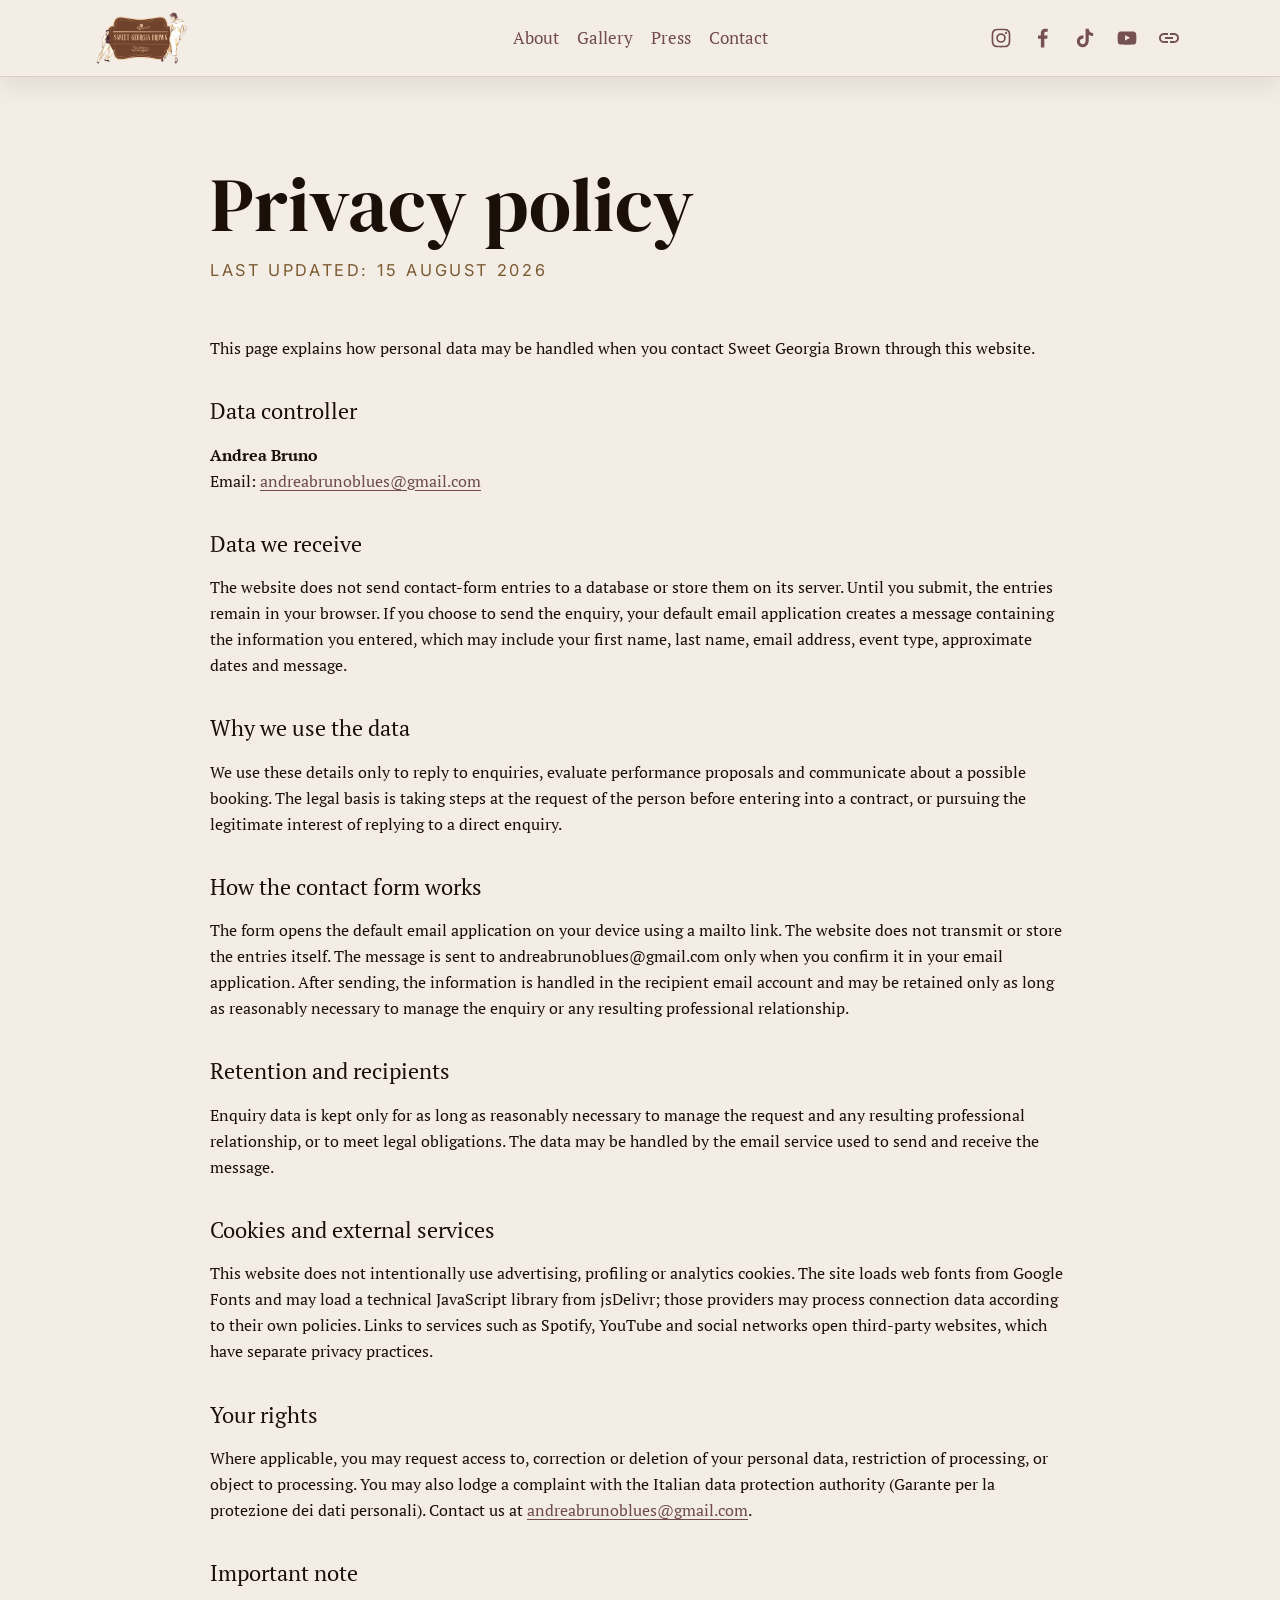
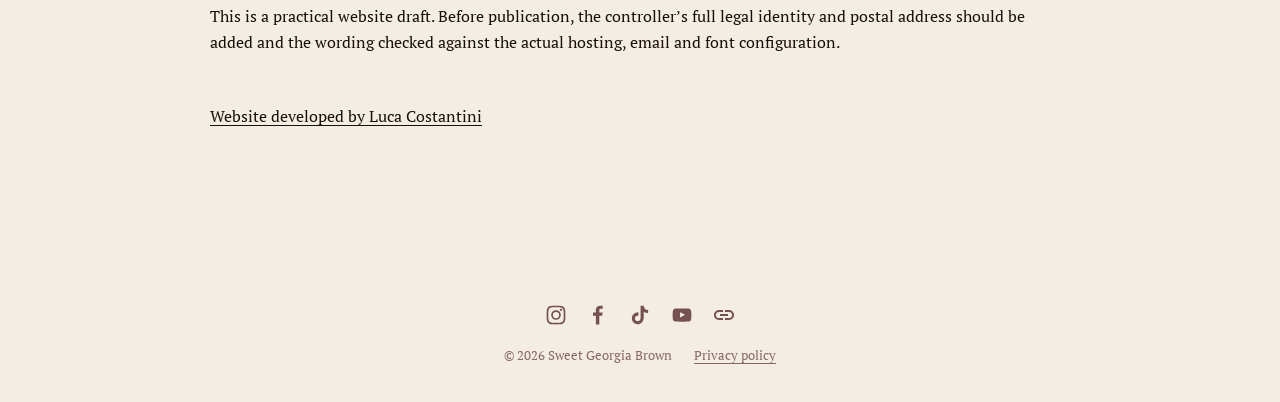
<file: privacy.html>
<!doctype html>
<html lang="en">
<head>
  <meta charset="utf-8">
  <meta name="viewport" content="width=device-width, initial-scale=1">
  <title>Privacy policy | Sweet Georgia Brown</title>
  <link rel="icon" type="image/png" href="assets/images/favicon.png">
  <meta name="description" content="Privacy policy for the Sweet Georgia Brown website.">
  <link rel="preconnect" href="https://fonts.googleapis.com">
  <link rel="preconnect" href="https://fonts.gstatic.com" crossorigin>
  <link href="https://fonts.googleapis.com/css2?family=DM+Serif+Display:ital@0;1&family=Inter:wght@200;300;400;500&family=PT+Serif:ital,wght@0,400;0,700;1,400&display=swap" rel="stylesheet">
  <link rel="stylesheet" href="styles.css?v=16">
</head>
<body class="privacy-page">
  <a class="skip-link" href="#page">Skip to Content</a>
  <svg class="icon-sprite" aria-hidden="true" focusable="false">
    <symbol id="icon-instagram" viewBox="0 0 64 64"><path d="M46.91 25.816c-.073-1.597-.326-2.687-.697-3.641-.383-.986-.896-1.823-1.73-2.657-.834-.834-1.67-1.347-2.657-1.73-.954-.371-2.045-.624-3.641-.697C36.585 17.017 36.074 17 32 17s-4.585.017-6.184.09c-1.597.073-2.687.326-3.641.697-.986.383-1.823.896-2.657 1.73-.834.834-1.347 1.67-1.73 2.657-.371.954-.624 2.045-.697 3.641C17.017 27.415 17 27.926 17 32s.017 4.585.09 6.184c.073 1.597.326 2.687.697 3.641.383.986.896 1.823 1.73 2.657.834.834 1.67 1.347 2.657 1.73.954.371 2.045.624 3.641.697C27.415 46.983 27.926 47 32 47s4.585-.017 6.184-.09c1.597-.073 2.687-.326 3.641-.697.986-.383 1.823-.896 2.657-1.73.834-.834 1.347-1.67 1.73-2.657.371-.954.624-2.045.697-3.641C46.983 36.585 47 36.074 47 32s-.017-4.585-.09-6.184zM44.21 38.061c-.067 1.462-.311 2.257-.516 2.785-.272.7-.597 1.2-1.122 1.725-.525.525-1.025.85-1.725 1.122-.529.205-1.323.45-2.785.516-1.581.072-2.056.087-6.061.087s-4.48-.015-6.061-.087c-1.462-.067-2.257-.311-2.785-.516-.7-.272-1.2-.597-1.725-1.122-.525-.525-.85-1.025-1.122-1.725-.205-.529-.45-1.323-.516-2.785-.072-1.582-.087-2.056-.087-6.061s.015-4.48.087-6.061c.067-1.462.311-2.257.516-2.785.272-.7.597-1.2 1.122-1.725.525-.525 1.025-.85 1.725-1.122.529-.205 1.323-.45 2.785-.516 1.582-.072 2.056-.087 6.061-.087s4.48.015 6.061.087c1.462.067 2.257.311 2.785.516.7.272 1.2.597 1.725 1.122.525.525.85 1.025 1.122 1.725.205.529.45 1.323.516 2.785.072 1.582.087 2.056.087 6.061s-.015 4.48-.087 6.061zM32 24.297A7.703 7.703 0 1 0 32 39.703 7.703 7.703 0 0 0 32 24.297zM32 37a5 5 0 1 1 0-10 5 5 0 0 1 0 10zM40.007 22.193a1.8 1.8 0 1 0 0 3.6 1.8 1.8 0 0 0 0-3.6z"/></symbol>
    <symbol id="icon-facebook" viewBox="0 0 64 64"><path d="M34.1 47V33.3h4.6l.7-5.3h-5.3v-3.4c0-1.5.4-2.6 2.6-2.6h2.8v-4.8c-.5-.1-2.2-.2-4.1-.2-4.1 0-6.9 2.5-6.9 7V28H24v5.3h4.6V47h5.5z"/></symbol>
    <symbol id="icon-tiktok" viewBox="0 0 64 64"><path d="M37.928 17c.502 4.255 2.897 6.794 7.072 7.066v4.779c-2.414.234-4.535-.543-6.996-2.024v8.921c0 11.405-12.525 14.994-17.581 6.803-3.237-5.238-1.259-14.44 9.127-14.815v5.051a12.3 12.3 0 0 0-2.414.581c-2.301.778-3.617 2.221-3.248 4.779.701 4.892 9.77 6.345 9.013-3.223V17h5.027z"/></symbol>
    <symbol id="icon-youtube" viewBox="0 0 64 64"><path d="M46.7 26s-.3-2.1-1.2-3c-1.1-1.2-2.4-1.2-3-1.3-4.2-.3-10.5-.3-10.5-.3s-6.3 0-10.5.3c-.6.1-1.9.1-3 1.3-.9.9-1.2 3-1.2 3S17 28.4 17 30.9v2.3c0 2.4.3 4.9.3 4.9s.3 2.1 1.2 3c1.1 1.2 2.6 1.2 3.3 1.3 2.4.2 10.2.3 10.2.3s6.3 0 10.5-.3c.6-.1 1.9-.1 3-1.3.9-.9 1.2-3 1.2-3s.3-2.4.3-4.9v-2.3c0-2.5-.3-4.9-.3-4.9zM28.9 35.9v-8.4l8.1 4.2-8.1 4.2z"/></symbol>
    <symbol id="icon-link" viewBox="0 0 64 64"><path d="M40.038 24c2.203 0 4.08.801 5.633 2.404C47.224 27.956 48 29.834 48 32.038c0 2.203-.776 4.106-2.329 5.709-1.552 1.552-3.43 2.328-5.633 2.328h-6.46v-3.08h6.46c1.352 0 2.504-.475 3.455-1.427 1.002-1.002 1.502-2.178 1.502-3.53 0-1.353-.5-2.504-1.502-3.456-.952-1.001-2.103-1.502-3.455-1.502h-6.46V24h6.46zm-14.423 9.615V30.46h12.77v3.155h-12.77zm-5.183-5.033c-.952.952-1.427 2.103-1.427 3.456 0 1.352.475 2.529 1.427 3.53 1.002.952 2.178 1.427 3.53 1.427h6.46v3.08h-6.46c-2.203 0-4.08-.776-5.633-2.329C16.776 36.145 16 34.241 16 32.038c0-2.204.776-4.082 2.329-5.634C19.88 24.8 21.759 24 23.962 24h6.46v3.08h-6.46c-1.352 0-2.529.5-3.53 1.502z"/></symbol>
  </svg>
  <header class="site-header" aria-label="Primary navigation">
    <a class="brand" href="./index.html#page" aria-label="Sweet Georgia Brown home">
      <picture>
        <source media="(max-width: 680px)" srcset="assets/images/logo-mobile.jpg">
        <img src="assets/images/logo-desktop.png" alt="Sweet Georgia Brown">
      </picture>
    </a>

    <button class="menu-toggle" type="button" aria-expanded="false" aria-controls="site-menu">
      <span>Menu</span>
    </button>

    <nav id="site-menu" class="site-nav">
      <a href="./about.html">About</a>
      <a href="./gallery.html">Gallery</a>
      <a href="./press.html">Press</a>
      <a href="./index.html#contact">Contact</a>
    </nav>

    <nav class="social-links header-social" aria-label="Social links">
      <a href="https://www.instagram.com/sweetgeorgiabrown_/?igshid=YmMyMTA2M2Y%3D" target="_blank" rel="noopener" aria-label="Instagram"><svg><use href="#icon-instagram"></use></svg></a>
      <a href="https://www.facebook.com/profile.php?id=100040275138318" target="_blank" rel="noopener" aria-label="Facebook"><svg><use href="#icon-facebook"></use></svg></a>
      <a href="https://www.tiktok.com/@sweetgeorgiabrown_3" target="_blank" rel="noopener" aria-label="TikTok"><svg><use href="#icon-tiktok"></use></svg></a>
      <a href="https://www.youtube.com/@sweetgeorgiabrown/featured" target="_blank" rel="noopener" aria-label="YouTube"><svg><use href="#icon-youtube"></use></svg></a>
      <a href="https://www.redbubble.com/shop/ap/137321867" target="_blank" rel="noopener" aria-label="Redbubble shop"><svg><use href="#icon-link"></use></svg></a>
    </nav>
  </header>
  <main id="page" class="privacy-main">
    <article class="privacy-inner">
      <h1>Privacy policy</h1>
      <p class="privacy-updated">Last updated: 15 August 2026</p>
      <p>This page explains how personal data may be handled when you contact Sweet Georgia Brown through this website.</p>
      <h2>Data controller</h2>
      <p><strong>Andrea Bruno</strong><br>Email: <a href="mailto:andreabrunoblues@gmail.com">andreabrunoblues@gmail.com</a></p>
      <h2>Data we receive</h2>
      <p>The website does not send contact-form entries to a database or store them on its server. Until you submit, the entries remain in your browser. If you choose to send the enquiry, your default email application creates a message containing the information you entered, which may include your first name, last name, email address, event type, approximate dates and message.</p>
      <h2>Why we use the data</h2>
      <p>We use these details only to reply to enquiries, evaluate performance proposals and communicate about a possible booking. The legal basis is taking steps at the request of the person before entering into a contract, or pursuing the legitimate interest of replying to a direct enquiry.</p>
      <h2>How the contact form works</h2>
      <p>The form opens the default email application on your device using a mailto link. The website does not transmit or store the entries itself. The message is sent to andreabrunoblues@gmail.com only when you confirm it in your email application. After sending, the information is handled in the recipient email account and may be retained only as long as reasonably necessary to manage the enquiry or any resulting professional relationship.</p>
      <h2>Retention and recipients</h2>
      <p>Enquiry data is kept only for as long as reasonably necessary to manage the request and any resulting professional relationship, or to meet legal obligations. The data may be handled by the email service used to send and receive the message.</p>
      <h2>Cookies and external services</h2>
      <p>This website does not intentionally use advertising, profiling or analytics cookies. The site loads web fonts from Google Fonts and may load a technical JavaScript library from jsDelivr; those providers may process connection data according to their own policies. Links to services such as Spotify, YouTube and social networks open third-party websites, which have separate privacy practices.</p>
      <h2>Your rights</h2>
      <p>Where applicable, you may request access to, correction or deletion of your personal data, restriction of processing, or object to processing. You may also lodge a complaint with the Italian data protection authority (Garante per la protezione dei dati personali). Contact us at <a href="mailto:andreabrunoblues@gmail.com">andreabrunoblues@gmail.com</a>.</p>
      <h2>Important note</h2>
      <p>This is a practical website draft. Before publication, the controller’s full legal identity and postal address should be added and the wording checked against the actual hosting, email and font configuration.</p>
      <p class="privacy-credit"><a href="mailto:lucacostantini80@gmail.com">Website developed by Luca Costantini</a></p>
    </article>
  </main>
  <footer class="site-footer">
    <div class="footer-inner">
      <p>Sweet Georgia Brown</p>
      <nav class="social-links footer-social" aria-label="Social links">
        <a href="https://www.instagram.com/sweetgeorgiabrown_/?igshid=YmMyMTA2M2Y%3D" target="_blank" rel="noopener" aria-label="Instagram"><svg><use href="#icon-instagram"></use></svg></a>
        <a href="https://www.facebook.com/profile.php?id=100040275138318" target="_blank" rel="noopener" aria-label="Facebook"><svg><use href="#icon-facebook"></use></svg></a>
        <a href="https://www.tiktok.com/@sweetgeorgiabrown_3" target="_blank" rel="noopener" aria-label="TikTok"><svg><use href="#icon-tiktok"></use></svg></a>
        <a href="https://www.youtube.com/@sweetgeorgiabrown/featured" target="_blank" rel="noopener" aria-label="YouTube"><svg><use href="#icon-youtube"></use></svg></a>
        <a href="https://www.redbubble.com/shop/ap/137321867" target="_blank" rel="noopener" aria-label="Redbubble shop"><svg><use href="#icon-link"></use></svg></a>
      </nav>
      <div class="footer-legal">
        <span>&copy; 2026 Sweet Georgia Brown</span>
        <a href="./privacy.html">Privacy policy</a>

      </div>    </div>
  </footer>
</body>
</html>
</file>
<file: styles.css>
:root {
  --white: #f3ede5;
  --paper: #fffaf3;
  --black: #714b4b;
  --ink: #1a1008;
  --muted: #7a5a30;
  --accent: #d9b783;
  --dark-accent: #9a5151;
  --light-accent: #e5dcce;
  --shadow: 0 26px 80px rgba(26, 16, 8, .18);
  --serif: "PT Serif", Georgia, serif;
  --display: "DM Serif Display", Georgia, serif;
  --sans: "Inter", Arial, sans-serif;
}

* { box-sizing: border-box; }
html { scroll-behavior: smooth; }

body {
  margin: 0;
  background: var(--white);
  color: var(--ink);
  font-family: var(--serif);
  font-size: 18px;
  line-height: 1.65;
}

img, video { max-width: 100%; display: block; }
a { color: inherit; }

.skip-link {
  position: fixed;
  left: 16px;
  top: -80px;
  z-index: 20;
  background: var(--ink);
  color: var(--white);
  padding: 10px 14px;
  text-decoration: none;
}

.skip-link:focus { top: 16px; }

.icon-sprite {
  position: absolute;
  width: 0;
  height: 0;
  overflow: hidden;
}

.site-header {
  position: fixed;
  inset: 0 0 auto 0;
  z-index: 10;
  display: grid;
  grid-template-columns: minmax(120px, 1fr) auto minmax(120px, 1fr);
  align-items: center;
  gap: clamp(16px, 2.2vw, 28px);
  padding: 12px clamp(28px, 7vw, 120px);
  background: var(--white);
  border-bottom: 1px solid rgba(113, 75, 75, .18);
  box-shadow: 0 10px 26px rgba(26, 16, 8, .08);
}

.brand {
  display: inline-flex;
  align-items: center;
  width: min(108px, 18vw);
}

.brand img {
  max-height: 50px;
  width: auto;
  object-fit: contain;
}

.site-nav {
  display: flex;
  align-items: center;
  justify-content: center;
  gap: 18px;
  font-family: var(--serif);
  font-size: 17px;
  font-weight: 400;
  letter-spacing: 0;
  text-transform: none;
  color: var(--black);
}

.site-nav a,
.site-footer a { text-decoration: none; }

.site-nav a:hover,
.site-footer a:hover { color: var(--ink); }

.social-links {
  display: flex;
  align-items: center;
  gap: 0;
  color: var(--black);
}

.social-links a {
  display: inline-grid;
  place-items: center;
  width: 42px;
  height: 42px;
  color: inherit;
  opacity: .96;
  text-decoration: none;
  transition: color .18s ease, opacity .18s ease, transform .18s ease;
}

.social-links a:hover {
  color: var(--ink);
  opacity: 1;
  transform: translateY(-1px);
}

.social-links svg {
  width: 40px;
  height: 40px;
  fill: currentColor;
}

.header-social { justify-self: end; }

.menu-toggle {
  display: none;
  border: 1px solid rgba(113, 75, 75, .36);
  background: transparent;
  color: var(--black);
  font-family: var(--sans);
  font-size: 12px;
  letter-spacing: .16em;
  text-transform: uppercase;
  padding: 10px 12px;
}

.section-inner {
  position: relative;
  z-index: 1;
  width: min(1180px, calc(100% - 40px));
  margin: 0 auto;
}

.section-inner.narrow {
  width: min(850px, calc(100% - 40px));
  text-align: center;
}

.section-white, .section-white-bold { background: var(--white); }
.section-bright { background: var(--light-accent); }

.section-dark {
  position: relative;
  overflow: hidden;
  background: #27120f;
  color: var(--white);
}

.hero {
  position: relative;
  min-height: 100svh;
  display: grid;
  place-items: center;
  overflow: hidden;
  padding: 140px 20px 80px;
}

.hero-media {
  position: absolute;
  inset: 0;
  background:
    linear-gradient(90deg, rgba(0, 0, 0, .16), rgba(0, 0, 0, .10) 42%, rgba(0, 0, 0, .34)),
    url("assets/images/hero-sweet-georgia-brown.jpg") center / cover;
  filter: saturate(.82) contrast(1.04);
}

.hero-content {
  position: absolute;
  z-index: 2;
  right: clamp(34px, 10.4vw, 190px);
  top: clamp(285px, 48vh, 470px);
  width: min(650px, calc(100% - 68px));
  margin: 0;
  text-align: center;
  color: rgba(255, 250, 243, .96);
}

h1, h2 {
  margin: 0;
  font-family: var(--serif);
  font-weight: 400;
  line-height: .95;
  color: inherit;
}

h1 { font-size: clamp(3.2rem, 6.8vw, 7.4rem); letter-spacing: 0; }
h2 { font-size: clamp(3rem, 7.6vw, 7.6rem); margin-bottom: 28px; }

.hero h1 {
  font-size: clamp(2.35rem, 3.65vw, 4.35rem);
  line-height: 1.04;
  font-weight: 400;
  transform: translateY(26px);
}

h3 {
  margin: 0;
  font-family: var(--sans);
  font-size: .78rem;
  font-weight: 400;
  letter-spacing: .18em;
  line-height: 1.35;
  text-transform: uppercase;
}

.hero p:not(.release-note) {
  margin: 10px 0 0;
  font-family: var(--serif);
  font-size: clamp(1.1rem, 1.65vw, 1.62rem);
  color: rgba(255, 250, 243, .94);
  transform: translateY(26px);
}

.release-note {
  position: static;
  display: block;
  z-index: 2;
  margin: 8px auto 0;
  font-family: var(--serif);
  font-size: clamp(1rem, 1.22vw, 1.25rem);
  font-weight: 500;
  letter-spacing: 0;
  line-height: 1.2;
  text-transform: none;
  color: rgba(255, 250, 243, .96);
  text-decoration: underline;
}

.button {
  display: inline-flex;
  align-items: center;
  justify-content: center;
  min-width: 148px;
  min-height: 46px;
  padding: 13px 24px;
  border: 1px solid currentColor;
  font-family: var(--sans);
  font-size: 12px;
  font-weight: 400;
  letter-spacing: .18em;
  text-transform: uppercase;
  text-decoration: none;
  transition: background .2s ease, color .2s ease, transform .2s ease;
}

.button:hover { transform: translateY(-2px); }
.button-primary { background: rgba(26, 16, 8, .88); color: var(--white); }
.button-secondary { color: var(--ink); }

.hero .button-primary {
  position: static;
  margin: clamp(150px, 19vh, 218px) auto 0;
  min-width: clamp(215px, 15vw, 292px);
  min-height: 58px;
  border: 0;
  border-radius: 999px;
  background: rgba(126, 79, 79, .96);
  color: #fffaf3;
  font-family: var(--sans);
  font-size: 18px;
  font-weight: 500;
  letter-spacing: 0;
  text-transform: none;
  box-shadow: none;
}

.about {
  position: relative;
  overflow: hidden;
  padding: clamp(86px, 12vw, 150px) 0 clamp(62px, 7vw, 96px);
  background:
    radial-gradient(circle at 42% 32%, rgba(255, 232, 184, .72), rgba(217, 183, 131, .62) 44%, rgba(217, 183, 131, .94) 100%),
    var(--accent);
}

.about-copy {
  width: min(1540px, calc(100% - 80px));
  text-align: center;
}

.about-copy p {
  margin: 0 auto;
  font-size: clamp(1.26rem, 1.52vw, 1.62rem);
  line-height: 1.45;
  color: rgba(113, 75, 75, .92);
}

.about-copy p + p {
  margin-top: clamp(48px, 5.2vw, 72px);
}

.about-copy a {
  color: inherit;
  text-underline-offset: 3px;
}

.section-copy, .collaborations p, .listen p, .closing p {
  color: rgba(26, 16, 8, .76);
}

.quote {
  position: relative;
  z-index: 3;
  min-height: 100svh;
  display: grid;
  place-items: center;
  overflow: hidden;
  text-align: center;
  padding: 0;
}

.quote-bg {
  position: absolute;
  inset: 0;
  overflow: hidden;
  background: var(--white);
  filter: grayscale(.18) saturate(.72);
}

/* Keep the whole portrait visible as the browser grows; soften the side fill. */
.quote-bg::before,
.quote-bg::after {
  content: "";
  position: absolute;
  pointer-events: none;
}

.quote-bg::before {
  inset: -32px;
  background: url("assets/images/quote-background.jpg") center / cover;
  filter: blur(32px);
  opacity: .16;
}

.quote-bg::after {
  top: 0;
  left: 50%;
  height: 100%;
  aspect-ratio: 750 / 493;
  transform: translateX(-50%);
  background:
    linear-gradient(rgba(243, 237, 229, .58), rgba(243, 237, 229, .82)),
    url("assets/images/quote-background.jpg") center / cover;
  mask-image: linear-gradient(90deg, transparent, #000 8%, #000 92%, transparent);
}

blockquote {
  margin: 0 auto 28px;
  width: min(1120px, 100%);
  font-family: var(--display);
  font-size: clamp(1.65rem, 4.7vw, 4.35rem);

  transform: none;
  font-style: italic;
  line-height: 1.04;
}

.quote a {
  font-family: var(--sans);
  font-size: 12px;
  font-weight: 300;
  letter-spacing: .28em;
  color: var(--muted);
  text-decoration: none;
  text-transform: uppercase;
  border-bottom: 1px solid rgba(120, 90, 48, .45);
  padding-bottom: 5px;

  transform: none;
}

.quote .section-inner { z-index: 3; transform: translateY(10%); }

.quote-notes-canvas {
  position: absolute;
  top: 0;
  left: 0;
  z-index: 8;
  width: 100%;
  height: 100%;
  pointer-events: none;
}

.wave-divider {
  position: absolute;
  left: 0;
  right: 0;
  width: auto;
  z-index: 5;
  pointer-events: none;
  background-repeat: no-repeat;
  background-size: 100% 100%;
}

.wave-top { top: -1px; }
.wave-bottom { bottom: -2px; }

.wave-quote-top {
  height: clamp(120px, 13vw, 205px);
  background-image: url("data:image/svg+xml,%3Csvg width='1440' height='205' viewBox='0 0 1440 205' preserveAspectRatio='none' xmlns='http://www.w3.org/2000/svg'%3E%3Cpath d='M0 0H1440V104C1268 73 1118 60 951 77C751 97 607 142 401 155C244 165 109 139 0 118V0Z' fill='%23d9b783'/%3E%3Cpath d='M0 118C109 139 244 165 401 155C607 142 751 97 951 77C1118 60 1268 73 1440 104' fill='none' stroke='%23714b4b' stroke-width='2.1'/%3E%3C/svg%3E");
}

.wave-quote-bottom {
  height: clamp(88px, 10vw, 150px);
  background-image: url("data:image/svg+xml,%3Csvg width='1440' height='150' viewBox='0 0 1440 150' preserveAspectRatio='none' xmlns='http://www.w3.org/2000/svg'%3E%3Cpath d='M0 98C170 116 300 126 470 120C690 104 860 50 1058 38C1220 36 1340 56 1440 78V150H0V98Z' fill='%2327120f'/%3E%3Cpath d='M0 98C170 116 300 126 470 120C690 104 860 50 1058 38C1220 36 1340 56 1440 78' fill='none' stroke='%23714b4b' stroke-width='2'/%3E%3C/svg%3E");
}

.wave-listen-bottom {
  height: clamp(88px, 10vw, 150px);
  background-image: url("data:image/svg+xml,%3Csvg width='1440' height='150' viewBox='0 0 1440 150' preserveAspectRatio='none' xmlns='http://www.w3.org/2000/svg'%3E%3Cpath d='M0 52C170 80 300 88 454 78C705 62 916 -2 1176 12C1282 18 1370 36 1440 48V150H0V52Z' fill='%23f3ede5'/%3E%3Cpath d='M0 52C170 80 300 88 454 78C705 62 916 -2 1176 12C1282 18 1370 36 1440 48' fill='none' stroke='%23d9b783' stroke-width='2.2'/%3E%3C/svg%3E");
}

.services {
  min-height: clamp(680px, 88svh, 900px);
  display: grid;
  align-items: start;
  padding: clamp(72px, 7vw, 106px) 0 clamp(92px, 10vw, 136px);
}

.section-video, .listen-video {
  position: absolute;
  inset: 0;
  width: 100%;
  height: 100%;
  object-fit: cover;
  opacity: .24;
}

.services .section-video {
  opacity: 1;
  filter: saturate(.95) contrast(1.06);
}

.services::after, .listen::after {
  content: "";
  position: absolute;
  inset: 0;
  background: linear-gradient(90deg, rgba(20, 7, 6, .82), rgba(20, 7, 6, .56));
  pointer-events: none;
  z-index: 1;
}

.services::after {
  background:
    linear-gradient(180deg, #27120f 0, #27120f clamp(62px, 7vw, 112px), rgba(39, 18, 15, .74) clamp(112px, 12vw, 190px), rgba(39, 18, 15, 0) clamp(210px, 22vw, 330px)),
    radial-gradient(circle at 54% 38%, rgba(20, 7, 6, .10), rgba(20, 7, 6, .44) 50%, rgba(20, 7, 6, .68) 100%),
    linear-gradient(90deg, rgba(75, 30, 8, .62), rgba(22, 9, 6, .18) 46%, rgba(31, 11, 6, .62));
}

.services .section-inner {
  z-index: 2;
  width: min(1320px, calc(100% - 48px));
}

.services h2, .services .section-copy {
  margin-left: auto;
  margin-right: auto;
  text-align: center;
}

.services h2 {
  width: min(760px, 100%);
  margin-bottom: 24px;
  font-size: clamp(2.7rem, 4.2vw, 4.35rem);
  line-height: .98;
  text-decoration: underline;
  text-decoration-thickness: 2px;
  text-underline-offset: 9px;
  text-decoration-color: rgba(217, 183, 131, .9);

}

.services .section-copy {
  width: min(1420px, 100%);
  color: rgba(255, 250, 243, .92);
  margin-bottom: 0;
  font-size: clamp(1rem, 1.18vw, 1.2rem);
  font-weight: 700;
  line-height: 1.45;
  text-shadow: 0 2px 18px rgba(26, 16, 8, .72);
}

.service-grid {
  position: relative;
  isolation: isolate;
  display: grid;
  grid-template-columns: repeat(3, minmax(0, 1fr));
  gap: clamp(74px, 10vw, 150px) clamp(78px, 11vw, 168px);
  margin-top: clamp(42px, 7vw, 82px);
  padding: 18px 10px;
  background: transparent;
  border: 0;
}

.service-grid::before {
  content: "";
  position: absolute;
  inset: 0;
  z-index: -1;
  background: repeating-linear-gradient(
    0deg,
    transparent 0 31px,
    rgba(255, 250, 243, .13) 32px,
    transparent 33px 64px
  );
  opacity: .42;
  mask-image: linear-gradient(90deg, transparent, #000 12%, #000 88%, transparent);
  pointer-events: none;
}

.service-grid article {
  position: relative;
  min-height: 170px;
  display: grid;
  justify-items: center;
  align-content: center;
  gap: clamp(16px, 2vw, 26px);
  padding: 0;
  border: 0;
  border-radius: 0;
  background: transparent;
  box-shadow: none;
  backdrop-filter: none;
  text-align: center;
  text-shadow: 0 3px 16px rgba(26, 16, 8, .8);
  transition: transform .24s ease;
  padding: 0;
  border: 0;
  border-radius: 0;
  background: transparent;
  box-shadow: none;
  backdrop-filter: none;
}

.service-grid article::before,
.service-grid article::after {
  content: "";
  position: absolute;
  background: rgba(217, 183, 131, .55);
  pointer-events: none;
}

.service-grid article::before {
  top: -9px;
  left: 50%;
  width: 1px;
  height: 18px;
  transform: translateX(-50%);
}

.service-grid article::after {
  right: 14px;
  bottom: 12px;
  width: 22px;
  height: 1px;
}

.service-grid article:hover,
.service-grid article:focus-within {
  transform: translateY(-3px);
}

.service-grid span {
  font-family: var(--serif);
  font-size: clamp(2.35rem, 3.2vw, 4rem);
  font-weight: 400;
  line-height: 1;
  color: #fffaf3;
}

.service-grid h3 {
  font-family: var(--serif);
  font-size: clamp(1.15rem, 1.7vw, 1.9rem);
  font-weight: 500;
  letter-spacing: 0;
  line-height: 1.1;
  color: #fffaf3;
}

.service-grid a {
  font-family: var(--serif);
  font-size: clamp(1.1rem, 1.45vw, 1.55rem);
  letter-spacing: 0;
  text-transform: none;
  text-decoration: none;
  color: rgba(255, 250, 243, .94);
  border-bottom: 1px solid rgba(255, 250, 243, .68);
  line-height: 1.1;
}

.collaborations {
  position: relative;
  overflow: hidden;
  padding: clamp(42px, 5.4vw, 72px) 0 clamp(34px, 4vw, 58px);
  background: #17100f;
  color: var(--white);
}

.collab-bg {
  position: absolute;
  inset: 0;
  background:
    linear-gradient(180deg, rgba(12, 8, 8, .72), rgba(24, 12, 10, .56) 42%, rgba(12, 8, 8, .82)),

    url("assets/images/collaborations-background.jpg") center / cover,
    linear-gradient(105deg, transparent 0 14%, rgba(217, 183, 131, .11) 22%, transparent 34% 100%),
    linear-gradient(74deg, transparent 0 48%, rgba(120, 160, 190, .12) 58%, transparent 72% 100%),
    radial-gradient(ellipse at 50% 18%, rgba(217, 183, 131, .24), transparent 52%),
    #17100f;
}

.collab-bg::after {
  content: "";
  position: absolute;
  inset: 0;
  background-image:
    linear-gradient(rgba(255, 250, 243, .035) 1px, transparent 1px),
    linear-gradient(90deg, rgba(255, 250, 243, .025) 1px, transparent 1px);
  background-size: 42px 42px;
  opacity: .22;
  mask-image: linear-gradient(180deg, transparent, #000 20%, #000 78%, transparent);
}

.collaborations-inner {
  display: grid;
  gap: clamp(118px, 12vw, 178px);
}

.collaborations-intro {
  width: min(1060px, 100%);
  margin: 0 auto;
  text-align: center;
}

.collaborations h2 {
  margin-bottom: 22px;
  font-size: clamp(2.9rem, 5.2vw, 5.8rem);
  line-height: .96;
  text-decoration: underline;
  text-decoration-thickness: 2px;
  text-underline-offset: 9px;
  text-decoration-color: rgba(217, 183, 131, .9);
}

.collaborations p {
  margin: 0 auto;
  color: rgba(255, 250, 243, .9);
  font-size: clamp(.92rem, 1.02vw, 1.08rem);
  font-weight: 700;
  line-height: 1.42;
  text-shadow: 0 2px 18px rgba(0, 0, 0, .56);
}

.name-cloud {
  display: flex;
  flex-wrap: wrap;
  justify-content: center;
  gap: 10px;
}

.name-cloud span {
  display: inline-flex;
  align-items: center;
  min-height: 40px;
  padding: 9px 14px;
  border: 1px solid rgba(217, 183, 131, .35);
  background: rgba(255, 250, 243, .09);
  backdrop-filter: blur(7px);
  font-family: var(--sans);
  font-size: 11px;
  font-weight: 400;
  letter-spacing: .1em;
  text-transform: uppercase;
  color: rgba(255, 250, 243, .92);
}

.listen {
  position: relative;
  overflow: hidden;
  padding: clamp(92px, 11vw, 150px) 0 clamp(150px, 15vw, 220px);
  background: #22001f;
  color: var(--white);
}

.listen::after {
  background:
    radial-gradient(circle at 31% 55%, rgba(231, 56, 225, .38), transparent 18%),
    radial-gradient(ellipse at 24% 28%, rgba(132, 28, 132, .42), transparent 48%),
    linear-gradient(90deg, rgba(18, 0, 16, .84), rgba(36, 0, 34, .72) 45%, rgba(18, 0, 16, .86));
}

.listen-video {
    z-index: 0; opacity: .42;
  filter: saturate(1.1) contrast(1.08) hue-rotate(22deg);
}

.listen-layout {
  z-index: 2;
  display: grid;
  grid-template-columns: minmax(320px, .86fr) minmax(420px, .92fr);
  gap: clamp(72px, 10vw, 150px);
  align-items: center;
}

.listen-copy {
  display: grid;
  justify-items: start;
  align-content: center;
  gap: clamp(28px, 4vw, 48px);
}

.listen-portrait {
  width: clamp(165px, 18vw, 255px);
  aspect-ratio: 1;
  margin: 0 0 clamp(82px, 10vw, 128px) clamp(34px, 6vw, 78px);
  overflow: hidden;
  border-radius: 50%;
  box-shadow: 0 20px 60px rgba(0, 0, 0, .34);
  cursor: zoom-in;
}

.listen-portrait img {
  width: 100%;
  height: 100%;
  object-fit: cover;
  transform: scale(1);
  transition: transform .42s cubic-bezier(.2, .75, .25, 1), filter .42s ease;
  will-change: transform;
}

.listen-portrait:hover img,
.listen-portrait:focus-visible img,
.listen-portrait.is-zoomed img {
  transform: scale(1.12);
  filter: saturate(1.08) contrast(1.03);
}

.listen-portrait.is-zoomed {
  cursor: zoom-out;
}

.listen-cta {
  position: relative;
  z-index: 0;
  isolation: isolate;
  display: inline-flex;
  align-items: center;
  justify-content: center;
  width: min(380px, 100%);
  min-height: 78px;
  margin-left: 0;
  overflow: hidden;
  border: 2px solid rgba(217, 183, 131, .96);
  border-radius: 999px;
  color: rgba(217, 183, 131, .98);
  font-family: var(--sans);
  font-size: clamp(1.35rem, 1.7vw, 1.65rem);
  font-weight: 400;
  letter-spacing: 0;
  text-decoration: none;
  transition: color .24s ease, transform .18s ease, border-color .24s ease;
}

.listen-cta::before {
  content: "";
  position: absolute;
  inset: 5px;
  z-index: -1;
  border-radius: inherit;
  background: var(--accent);
  transform: scaleX(0);
  transform-origin: left center;
  transition: transform .28s ease;
}

.listen-cta:hover,
.listen-cta:focus-visible,
.listen-cta:active {
  color: var(--black);
  border-color: var(--accent);
  transform: translateY(-1px);
}

.listen-cta:hover::before,
.listen-cta:focus-visible::before,
.listen-cta:active::before {
  transform: scaleX(1);
}

.listen-copy p {
  width: min(590px, 100%);
  margin: 0;
  color: rgba(255, 250, 243, .92);
  font-size: clamp(1rem, 1.12vw, 1.2rem);
  font-weight: 700;
  line-height: 1.42;
  text-shadow: 0 2px 16px rgba(0, 0, 0, .48);
}

.players {
  display: grid;
  gap: clamp(26px, 3vw, 36px);
  margin: 0;
}

.players video {
  width: min(510px, 100%);
  min-height: clamp(172px, 18vw, 286px);
  background: rgba(26, 16, 8, .54);
  border: 0;
  box-shadow: 0 22px 66px rgba(0, 0, 0, .34);
  object-fit: cover;
  transform: scale(1);
  transition: transform .42s cubic-bezier(.2, .75, .25, 1), filter .42s ease;
  will-change: transform;
}

.closing { padding: clamp(84px, 11vw, 140px) 0; }
.closing h2 { font-size: clamp(2.3rem, 6vw, 5.8rem); }

.site-footer {
  background: var(--white);
  color: var(--black);
  padding: 38px clamp(20px, 4vw, 54px);
}

.footer-inner {
  display: flex;
  justify-content: center;
  gap: 24px;
  align-items: center;
  font-family: var(--sans);
  font-size: 11px;
  letter-spacing: .18em;
  text-transform: uppercase;
}

.footer-inner p { display: none; margin: 0; }
.site-footer .social-links { gap: 0; color: var(--black); }
.site-footer .social-links a { width: 42px; height: 42px; }
.site-footer .social-links svg { width: 40px; height: 40px; }
.site-footer a:hover { color: var(--ink); }

@media (max-width: 900px) {
  .site-header {
    grid-template-columns: auto auto;
    padding: 12px 16px;
    background: var(--white);
  }

  .menu-toggle {
    display: inline-flex;
    justify-self: end;
  }

  .site-nav {
    position: absolute;
    top: calc(100% + 1px);
    right: 18px;
    left: 18px;
    display: none;
    padding: 20px;
    background: var(--white);
    border: 1px solid rgba(113, 75, 75, .18);
    box-shadow: var(--shadow);
    color: var(--black);
  }

  .site-nav.is-open { display: grid; }
  .header-social { display: none; }
  .hero { min-height: 92svh; }

  .hero-content {
    position: absolute;
    right: 50%;
    top: 47%;
    transform: translateX(50%);
    width: min(620px, calc(100% - 40px));
    margin: 0;
    text-align: center;
  }

  .hero .button-primary {
    position: static;
    margin-top: clamp(140px, 20vh, 190px);
    transform: none;
  }

  .hero .button-primary:hover {
    transform: translateY(-2px);
  }

  .release-note {
    position: static;
    margin-top: 8px;
    text-align: center;
  }

  .service-grid { grid-template-columns: repeat(2, minmax(0, 1fr)); }
  .split, .listen-layout { grid-template-columns: 1fr; }

  .listen-layout {
    gap: 48px;
  }

  .listen-copy {
    justify-items: center;
    text-align: left;
  }

  .listen-portrait {
    margin: 0 auto 34px;
  }

.listen-cta {
    width: min(380px, 100%);
  }

  .players video {
    width: 100%;
  }
}

@media (max-width: 620px) {
  body { font-size: 16px; }
  .brand img { max-height: 52px; }
  .hero { padding-top: 118px; place-items: end center; }
  .hero-media { background-position: 42% center; }
  .hero h1 { font-size: clamp(2rem, 11vw, 3.2rem); }
  .hero .button-primary { min-width: min(270px, 78vw); }
  .service-grid { grid-template-columns: 1fr; }
  .service-grid article { min-height: 170px; }
  .footer-inner { display: grid; }
  padding: 0;
  border: 0;
  border-radius: 0;
  background: transparent;
  box-shadow: none;
  backdrop-filter: none;
}

body.about-page {
  background: #000;
  color: #fffaf3;
}

body.about-page .site-header {
  z-index: 40;
  background: var(--white);
  border-bottom: 1px solid rgba(113, 75, 75, .18);
  box-shadow: 0 10px 26px rgba(26, 16, 8, .08);
  color: var(--black);
}

body.about-page .site-nav,
body.about-page .social-links,
body.about-page .menu-toggle {
  color: var(--black);
}

body.about-page .site-nav a[aria-current="page"] {
  text-decoration: underline;
  text-underline-offset: 4px;
}

.about-hero {
  position: relative;
  min-height: 100svh;
  overflow: hidden;
  display: grid;
  align-items: center;
  padding: clamp(70px, 8vw, 98px) clamp(22px, 7vw, 120px) clamp(74px, 8vw, 110px);
  background: #000;
}

.about-bg-video,
.about-bg-fallback {
  position: absolute;
  inset: 0;
  width: 100%;
  height: 100%;
}

.about-bg-video {
  object-fit: cover;
  transform: scale(1);
  transition: transform .42s cubic-bezier(.2, .75, .25, 1), filter .42s ease;
  will-change: transform;
  opacity: .86;
  filter: contrast(1.12) saturate(.86) brightness(.74);
}

.about-bg-fallback {
  background:
    radial-gradient(ellipse at 72% 12%, rgba(255, 250, 243, .32), transparent 18%),
    radial-gradient(ellipse at 44% 64%, rgba(255, 250, 243, .12), transparent 36%),
    linear-gradient(90deg, rgba(0, 0, 0, .82), rgba(0, 0, 0, .24) 52%, rgba(0, 0, 0, .74));
  pointer-events: none;
}

.about-biography {
  position: relative;
  z-index: 2;
  width: min(1120px, calc(100% - 360px));
  margin: clamp(28px, 4vw, 54px) auto 0 clamp(56px, 7vw, 118px);
  text-align: right;
  color: rgba(255, 250, 243, .96);
  text-shadow: 0 2px 10px rgba(0, 0, 0, .78);
}

.about-biography p {
  margin: 0 auto;
  font-size: clamp(.86rem, .94vw, 1.08rem);
  font-weight: 700;
  line-height: 1.34;
}

.about-biography p + p {
  margin-top: clamp(34px, 4.1vw, 58px);
}
.about-biography a {
  color: inherit;
  text-decoration: underline;
  text-underline-offset: 3px;
}

.about-home-sign {
  position: absolute;
  z-index: 3;
  right: clamp(52px, 7vw, 118px);
  bottom: clamp(82px, 7vw, 112px);
  display: block;
  width: clamp(160px, 11vw, 210px);
  transform: rotate(1.5deg);
  transition: transform .22s ease, filter .22s ease;
}

.about-home-sign:hover,
.about-home-sign:focus-visible,
.about-home-sign:active {
  transform: rotate(1.5deg) scale(1.13);
  filter: drop-shadow(0 18px 28px rgba(0, 0, 0, .52));
}

.about-home-sign img {
  width: 100%;
  height: auto;
}

@media (max-width: 900px) {
  body.about-page .site-header {
    background: var(--white);
  }

  body.about-page .site-nav {
    background: var(--white);
    color: var(--black);
  }

  .about-hero {
    align-items: start;
    padding-top: 130px;
  }

  .about-biography {
    width: min(720px, calc(100% - 36px));
    margin: 70px auto 0;
  }

  .about-home-sign {
    right: 50%;
    bottom: 88px;
    width: clamp(96px, 26vw, 138px);
    transform: translateX(50%) rotate(1.5deg);
  }

  .about-home-sign:hover,
  .about-home-sign:focus-visible,
  .about-home-sign:active {
    transform: translateX(50%) rotate(1.5deg) scale(1.12);
  }
}
/* Press page */
body.press-page { background: #000; color: var(--white); }
body.press-page .site-header { z-index: 40; background: var(--white); border-bottom: 1px solid rgba(113, 75, 75, .18); box-shadow: 0 10px 26px rgba(26, 16, 8, .08); color: var(--black); }
body.press-page .site-nav, body.press-page .social-links, body.press-page .menu-toggle { color: var(--black); }
body.press-page .site-nav a[aria-current="page"] { text-decoration: underline; text-underline-offset: 4px; }
.press-hero { position: relative; min-height: calc(100svh - 86px); overflow: hidden; display: grid; place-items: center; isolation: isolate; background: #080506; }
.press-bg-video, .press-bg-fallback { position: absolute; inset: 0; width: 100%; height: 100%; }
.press-bg-video { z-index: -2; object-fit: cover; opacity: .84; filter: contrast(1.08) saturate(.78) brightness(.62); }
.press-bg-fallback { z-index: -1; background: linear-gradient(90deg, rgba(10, 4, 4, .76), rgba(10, 4, 4, .18) 52%, rgba(10, 4, 4, .66)); }
.press-content { width: min(680px, calc(100% - 40px)); margin-top: 5vh; text-align: center; color: var(--white); text-shadow: 0 2px 12px rgba(0, 0, 0, .7); }
.press-kicker { margin: 0 0 8px; color: var(--accent); font-family: var(--sans); font-size: 12px; letter-spacing: .3em; text-transform: uppercase; }
.press-content h1 { margin: 0; font-family: var(--display); font-size: clamp(2.4rem, 6vw, 5.4rem); font-weight: 400; }
.press-intro { max-width: 600px; margin: 20px auto 28px; font-size: clamp(1rem, 1.5vw, 1.28rem); line-height: 1.55; }
.press-contact { display: inline-block; color: var(--white); border-bottom: 1px solid var(--accent); padding-bottom: 5px; text-decoration: none; }
@media (max-width: 680px) { .press-hero { min-height: calc(100svh - 72px); } .press-content h1 { font-size: clamp(2.4rem, 13vw, 4rem); } }

/* Press article grid */
.press-hero {
  min-height: calc(100svh - 86px);
  display: block;
  padding: clamp(34px, 4vw, 58px) clamp(24px, 3.2vw, 48px) clamp(48px, 5vw, 72px);
}
.press-grid {
  position: relative;
  z-index: 2;
  display: grid;
  grid-template-columns: repeat(3, minmax(0, 1fr));
  grid-template-rows: repeat(2, minmax(0, 1fr));
  gap: clamp(72px, 9vw, 142px) clamp(48px, 5vw, 86px);
  min-height: calc(100svh - 190px);
  align-content: space-between;
}
.press-item {
  color: rgba(255, 250, 243, .94);
  text-shadow: 0 2px 9px rgba(0, 0, 0, .6);
}
.press-item h2 {
  margin: 0 0 26px;
  font-family: var(--display);
  font-size: clamp(1.65rem, 2.55vw, 3.1rem);
  font-weight: 400;
  line-height: 1.04;
}
.press-item p {
  margin: 0 0 24px;
  font-size: clamp(.9rem, 1.08vw, 1.18rem);
  font-weight: 700;
  line-height: 1.45;
}
.press-item .press-source {
  margin-bottom: 24px;
  font-size: clamp(.78rem, .92vw, 1rem);
}
.press-item a {
  color: inherit;
  font-size: clamp(.82rem, .98vw, 1.05rem);
  text-decoration: none;
}
.press-item a:hover,
.press-item a:focus-visible {
  color: var(--accent);
}
@media (max-width: 900px) {
  .press-hero {
    min-height: auto;
    padding: 34px 24px 58px;
  }
  .press-grid {
    grid-template-columns: 1fr 1fr;
    grid-template-rows: none;
    gap: 56px 30px;
    min-height: auto;
  }
}
@media (max-width: 620px) {
  .press-grid { grid-template-columns: 1fr; gap: 44px; }
  .press-item h2 { font-size: 2rem; }
}

/* Press layout refinement */
body.press-page .site-nav a[aria-current="page"] { text-decoration: underline; text-underline-offset: 4px; }
.press-hero {
  min-height: calc(100svh - 86px);
  display: block;
  padding: clamp(76px, 8vw, 104px) clamp(24px, 3.2vw, 48px) clamp(48px, 5vw, 72px);
}
.press-grid {
  position: relative;
  z-index: 2;
  display: grid;
  grid-template-columns: repeat(3, minmax(0, 1fr));
  grid-template-rows: repeat(2, minmax(0, 1fr));
  gap: clamp(70px, 8vw, 118px) clamp(42px, 4.8vw, 78px);
  min-height: calc(100svh - 190px);
  align-content: space-between;
}
.press-item {
  min-width: 0;
  color: rgba(255, 250, 243, .94);
  text-shadow: 0 2px 9px rgba(0, 0, 0, .55);
}
.press-item h2 {
  margin: 0 0 24px;
  font-family: var(--serif);
  font-size: clamp(1.35rem, 2.05vw, 2.45rem);
  font-weight: 400;
  line-height: 1.08;
}
.press-item p {
  margin: 0 0 20px;
  font-family: var(--serif);
  font-size: clamp(.78rem, .94vw, 1rem);
  font-weight: 400;
  line-height: 1.42;
}
.press-item .press-source {
  margin-bottom: 22px;
  font-size: clamp(.72rem, .82vw, .9rem);
  font-weight: 700;
}
.press-item a {
  color: inherit;
  font-family: var(--serif);
  font-size: clamp(.72rem, .86vw, .94rem);
  text-decoration: none;
}
.press-item a:hover,
.press-item a:focus-visible { color: var(--accent); }
@media (max-width: 900px) {
  .press-hero { min-height: auto; padding: 86px 24px 58px; }
  .press-grid { grid-template-columns: 1fr 1fr; grid-template-rows: none; gap: 56px 30px; min-height: auto; }
}
@media (max-width: 620px) {
  .press-grid { grid-template-columns: 1fr; gap: 44px; }
  .press-item h2 { font-size: 1.85rem; }
}

/* About reference alignment */
.about-biography p {
  font-size: clamp(.92rem, 1.04vw, 1.16rem);
  line-height: 1.34;
}
.about-home-sign {
  right: clamp(42px, 7vw, 118px);
  bottom: clamp(78px, 7vw, 112px);
  width: clamp(218px, 15vw, 292px);
}
@media (max-width: 900px) {
  .about-biography p { font-size: clamp(.9rem, 2.15vw, 1.05rem); }
  .about-home-sign {
    right: 50%;
    bottom: 88px;
    width: clamp(128px, 34vw, 190px);
  }
}

/* Contact enquiry dialog */
.contact-dialog {
  width: min(720px, calc(100% - 32px));
  max-width: none;
  padding: 0;
  border: 0;
  background: transparent;
  color: var(--black);
}
.contact-dialog::backdrop { background: rgba(26, 16, 8, .62); backdrop-filter: blur(4px); }
.contact-panel {
  position: relative;
  padding: clamp(28px, 5vw, 54px);
  background: var(--white);
  border: 1px solid rgba(113, 75, 75, .34);
  box-shadow: 0 24px 80px rgba(26, 16, 8, .3);
}
.contact-close {
  position: absolute;
  top: 18px;
  right: 22px;
  width: 32px;
  height: 32px;
  border: 0;
  background: transparent;
  color: var(--black);
  font-size: 28px;
  line-height: 1;
  cursor: pointer;
}
.contact-eyebrow {
  margin: 0 0 8px;
  color: var(--dark-accent);
  font-family: var(--sans);
  font-size: 11px;
  letter-spacing: .2em;
  text-transform: uppercase;
}
.contact-panel h2 {
  margin: 0 0 28px;
  color: var(--ink);
  font-family: var(--display);
  font-size: clamp(2rem, 4.5vw, 3.8rem);
  font-weight: 400;
  line-height: 1.05;
}
.contact-form {
  display: grid;
  gap: 18px;
}
.contact-form label,
.date-range legend {
  display: grid;
  gap: 7px;
  color: var(--ink);
  font-family: var(--serif);
  font-size: 15px;
}
.contact-form input,
.contact-form select,
.contact-form textarea {
  width: 100%;
  box-sizing: border-box;
  padding: 12px 13px;
  border: 1px solid rgba(113, 75, 75, .52);
  border-radius: 3px;
  background: rgba(229, 220, 206, .52);
  color: var(--black);
  font: inherit;
}
.contact-form input:focus,
.contact-form select:focus,
.contact-form textarea:focus {
  outline: 2px solid rgba(217, 183, 131, .8);
  outline-offset: 2px;
}
.contact-name-row,
.contact-details-row,
.date-range {
  display: grid;
  grid-template-columns: 1fr 1fr;
  gap: 14px;
}
.date-range {
  margin: 0;
  padding: 0;
  border: 0;
}
.date-range legend { grid-column: 1 / -1; }
.contact-form textarea { resize: vertical; min-height: 118px; }
.contact-form .button-primary {
  justify-self: stretch;
  border: 0;
  background: var(--dark-accent);
  color: var(--white);
  cursor: pointer;
}
.contact-form .button-primary:hover { background: var(--black); }
@media (max-width: 620px) {
  .contact-name-row,
  .contact-details-row,
  .date-range { grid-template-columns: 1fr; }
  .contact-panel { padding: 30px 20px 24px; }
}

/* Quote reference alignment */
.quote .section-inner {
  width: 100%;
  transform: translateY(9%);
}
.quote blockquote {
  width: min(920px, calc(100% - 30px));
  font-size: clamp(1.55rem, 4.45vw, 4.1rem);
  line-height: 1.06;
}
@media (max-width: 680px) {
  .quote .section-inner { transform: translateY(6%); }
  .quote blockquote {
    width: min(100% - 28px, 560px);
    font-size: clamp(1.65rem, 8vw, 2.6rem);
  }
}

/* Quote single-line reference match */
.quote .section-inner {
  width: 100%;
  transform: translateY(9%);
}
.quote blockquote {
  width: calc(100% - 28px);
  max-width: none;
  margin: 0 auto 28px;
  white-space: nowrap;
  font-size: clamp(1.55rem, 3.75vw, 3.7rem);
  line-height: 1;
  letter-spacing: 0;
}
.quote a {
  display: table;
  margin: 0 auto;
}
@media (max-width: 680px) {
  .quote .section-inner { transform: translateY(6%); }
  .quote blockquote {
    width: calc(100% - 18px);
    font-size: clamp(1.1rem, 5.7vw, 2.3rem);
  }
}

/* Quote final position */
.quote .section-inner {
  transform: translate(-2.5%, 18%);
}
@media (max-width: 680px) {
  .quote .section-inner { transform: translate(-1%, 12%); }
}

/* Quote chin alignment */
.quote .section-inner {
  transform: translate(-2.5%, 31%);
}
@media (max-width: 680px) {
  .quote .section-inner { transform: translate(-1%, 22%); }
}

/* Quote mouth clearance */
.quote .section-inner {
  transform: translate(-2.5%, 46%);
}
@media (max-width: 680px) {
  .quote .section-inner { transform: translate(-1%, 34%); }
}

/* Quote final mouth clearance */
.quote .section-inner {
  transform: translate(-2.5%, 52%);
}
@media (max-width: 680px) {
  .quote .section-inner { transform: translate(-1%, 39%); }
}

/* Collaborations light editorial background */
.collaborations {
  background: var(--white);
  color: var(--black);
}
.collab-bg {
  background-color: var(--white);
  background-image:
    linear-gradient(116deg, transparent 0 47%, rgba(113, 75, 75, .045) 47.1%, transparent 47.25%),
    linear-gradient(64deg, transparent 0 58%, rgba(217, 183, 131, .12) 58.1%, transparent 58.25%),
    repeating-linear-gradient(0deg, transparent 0 46px, rgba(113, 75, 75, .045) 47px, transparent 48px);
  background-size: 100% 100%, 100% 100%, 100% 100%;
}
.collab-bg::after {
  background-image:
    linear-gradient(rgba(113, 75, 75, .055) 1px, transparent 1px),
    linear-gradient(90deg, rgba(113, 75, 75, .035) 1px, transparent 1px);
  background-size: 52px 52px;
  opacity: .45;
  mask-image: linear-gradient(180deg, transparent, #000 18%, #000 82%, transparent);
}
.collaborations h2 {
  color: var(--black);
  text-shadow: none;
  text-decoration-color: var(--accent);
}
.collaborations p {
  color: rgba(113, 75, 75, .94);
  text-shadow: none;
}
.name-cloud span {
  border-color: rgba(113, 75, 75, .28);
  background: rgba(255, 250, 243, .38);
  color: var(--black);
  box-shadow: 0 8px 24px rgba(113, 75, 75, .06);
}

/* Compact contact form */
.contact-dialog { max-height: calc(100vh - 24px); overflow: visible; }
.contact-panel { padding: 24px 34px 26px; }
.contact-eyebrow { margin-bottom: 4px; font-size: 10px; }
.contact-panel h2 { margin-bottom: 16px; font-size: clamp(1.7rem, 3.6vw, 2.8rem); }
.contact-form { gap: 11px; }
.contact-form label, .date-range legend { gap: 4px; font-size: 13px; }
.contact-form input, .contact-form select, .contact-form textarea { padding: 8px 10px; }
.contact-name-row, .contact-details-row, .date-range { gap: 10px; }
.contact-form textarea { min-height: 72px; height: 72px; }
.contact-form .button-primary { min-height: 40px; padding: 9px 20px; }
@media (max-width: 620px) {
  .contact-panel { padding: 24px 18px 20px; }
  .contact-form { gap: 10px; }
}

/* Reduce quote band to bring Services into view */
.quote { min-height: 80svh; }
@media (max-width: 680px) {
  .quote { min-height: 78svh; }
}

/* Keep a non-playing background frame hidden until the real video starts. */
.listen-video {
  opacity: 0;
  transition: opacity .35s ease;
}
.listen.is-video-playing .listen-video {
  opacity: .42;
}
/* Quote proportions matched to the supplied reference. */
.quote {
  min-height: 68svh;
}
.wave-quote-top {
  height: 120px;
}
.wave-quote-bottom {
  height: 88px;
}
.quote .section-inner {
  transform: translate(-2.5%, 60%);
}
@media (max-width: 680px) {
  .quote {
    min-height: 70svh;
  }
  .quote .section-inner {
    transform: translate(-1%, 44%);
  }
}
@media (min-width: 681px) {
  .quote blockquote {
    font-size: min(3.75vw, 2.5rem);
  }
}
@media (max-width: 680px) {
  .quote blockquote {
    width: min(560px, calc(100% - 32px));
    white-space: normal;
    line-height: 1.08;
  }
}
/* Gallery page */
body.gallery-page {
  background: linear-gradient(rgba(243, 237, 229, .9), rgba(243, 237, 229, .9)), repeating-linear-gradient(115deg, rgba(113, 75, 75, .045) 0 1px, transparent 1px 22px);
  color: var(--ink);
}
.gallery-main { min-height: 100vh; padding: clamp(112px, 12vw, 160px) clamp(20px, 4vw, 64px) clamp(88px, 10vw, 140px); position: relative; overflow: hidden; }
.gallery-main::before { content: ""; position: absolute; inset: 0; pointer-events: none; opacity: .65; background: radial-gradient(circle at 12% 8%, rgba(217, 183, 131, .17), transparent 26%), radial-gradient(circle at 86% 84%, rgba(154, 81, 81, .08), transparent 30%); }
.gallery-heading, .gallery-grid { position: relative; z-index: 1; max-width: 1480px; margin-inline: auto; }
.gallery-heading { margin-bottom: clamp(32px, 5vw, 72px); text-align: center; }
.gallery-heading h1 { margin: 0; color: var(--ink); font-size: clamp(3rem, 6vw, 6.25rem); font-weight: 400; line-height: .95; }
.gallery-heading h1::after { content: ""; display: block; width: 84px; height: 2px; margin: 14px auto 0; background: var(--accent); }
.gallery-kicker { margin: 0 0 12px; color: var(--muted); font-family: Inter, Arial, sans-serif; font-size: .7rem; letter-spacing: .24em; text-transform: uppercase; }
.gallery-intro { max-width: 560px; margin: 22px auto 0; color: var(--black); font-size: 1.05rem; line-height: 1.55; }
.gallery-grid { display: grid; grid-template-columns: repeat(3, minmax(0, 1fr)); gap: clamp(14px, 2vw, 30px); }
.gallery-item { position: relative; display: block; width: 100%; aspect-ratio: 1.15 / 1; padding: 0; overflow: hidden; border: 1px solid rgba(113, 75, 75, .24); border-radius: 2px; background: #e5d5c1; cursor: zoom-in; box-shadow: 0 12px 28px rgba(26, 16, 8, .09); }
.gallery-item::after { content: ""; position: absolute; inset: 0; background: linear-gradient(135deg, transparent 45%, rgba(255, 250, 243, .2)); opacity: 0; transition: opacity .25s ease; pointer-events: none; }
.gallery-item img { display: block; width: 100%; height: 100%; object-fit: cover; transition: transform .55s cubic-bezier(.2, .75, .25, 1), filter .35s ease; }
.gallery-item:hover img, .gallery-item:focus-visible img { transform: scale(1.045); filter: saturate(1.05) contrast(1.02); }
.gallery-item:hover::after, .gallery-item:focus-visible::after { opacity: 1; }
.gallery-item:focus-visible { outline: 2px solid var(--dark-accent); outline-offset: 4px; }
.gallery-dialog { width: min(94vw, 1240px); max-width: none; padding: 0; border: 0; background: transparent; color: var(--white); }
.gallery-dialog::backdrop { background: rgba(20, 12, 10, .82); backdrop-filter: blur(6px); }
.gallery-viewer { position: relative; display: grid; grid-template-columns: 48px minmax(0, 1fr) 48px; align-items: center; gap: clamp(8px, 2vw, 24px); min-height: min(82vh, 820px); padding: clamp(18px, 3vw, 38px); border: 1px solid rgba(229, 220, 206, .28); background: rgba(26, 16, 8, .92); }
.gallery-viewer figure { display: grid; place-items: center; gap: 14px; min-width: 0; margin: 0; }
.gallery-viewer img { display: block; width: auto; max-width: 100%; height: min(72vh, 720px); object-fit: contain; }
.gallery-viewer figcaption { color: rgba(243, 237, 229, .72); font-family: Inter, Arial, sans-serif; font-size: .7rem; letter-spacing: .18em; text-transform: uppercase; }
.gallery-close, .gallery-arrow { display: grid; place-items: center; border: 1px solid rgba(229, 220, 206, .45); color: var(--white); background: rgba(113, 75, 75, .62); cursor: pointer; transition: background .2s ease, transform .2s ease; }
.gallery-close:hover, .gallery-arrow:hover, .gallery-close:focus-visible, .gallery-arrow:focus-visible { background: var(--dark-accent); transform: translateY(-1px); }
.gallery-close { position: absolute; top: 12px; right: 12px; width: 34px; height: 34px; border-radius: 50%; font-size: 1.4rem; line-height: 1; }
.gallery-arrow { width: 46px; height: 58px; border-radius: 2px; font-size: 2rem; line-height: 1; }
@media (max-width: 900px) { .gallery-grid { grid-template-columns: repeat(2, minmax(0, 1fr)); } .gallery-main { padding-inline: clamp(16px, 4vw, 34px); } }
@media (max-width: 620px) { .gallery-grid { grid-template-columns: 1fr; gap: 16px; } .gallery-item { aspect-ratio: 1.25 / 1; } .gallery-viewer { grid-template-columns: 38px minmax(0, 1fr) 38px; gap: 6px; padding: 34px 8px 18px; } .gallery-arrow { width: 36px; height: 48px; } .gallery-viewer img { height: 66vh; } }

.gallery-main { padding-top: clamp(82px, 8vw, 112px); }
.gallery-heading { display: none; }


/* Shared editorial body copy */
.about-page .about-copy p,
.listen-copy > p,
.collaborations-intro > p,
.services .section-copy {
  font-family: var(--serif);
  font-weight: 400;
  letter-spacing: 0;
}

/* Larger contained header mark */
.site-header { padding-top: 6px; padding-bottom: 6px; }
.brand { width: min(132px, 20vw); height: 64px; }
.brand img { width: auto; max-width: 100%; max-height: 64px; }
@media (max-width: 900px) {
  .site-header { padding-top: 6px; padding-bottom: 6px; }
  .brand { width: min(126px, 28vw); height: 58px; }
  .brand img { max-height: 58px; }
}

/* Full-width closing statement */
.closing .section-inner.narrow { width: min(1500px, calc(100% - 56px)); }
.closing h2 { max-width: none; font-size: clamp(2rem, 5.15vw, 5.2rem); }
@media (max-width: 680px) {
  .closing .section-inner.narrow { width: calc(100% - 32px); }
  .closing h2 { font-size: clamp(2.05rem, 10vw, 3.4rem); }
}

/* About band measured to the reference frame; wave geometry remains unchanged */
.about {
  height: clamp(620px, 46.25vw, 692px);
  min-height: 0;
  box-sizing: border-box;
}
@media (max-width: 680px) {
  .about { height: auto; min-height: 610px; }
}

/* Tighter desktop height for the second gold band */
.about { height: clamp(580px, 42.1vw, 630px); }
@media (max-width: 680px) { .about { height: auto; min-height: 590px; } }

/* Footer legal line */
.footer-inner { flex-wrap: wrap; row-gap: 10px; }
.footer-legal { width: 100%; display: flex; justify-content: center; align-items: center; flex-wrap: wrap; gap: 8px 22px; color: rgba(113, 75, 75, .82); font-family: var(--serif); font-size: .82rem; line-height: 1.4; letter-spacing: 0; text-transform: none; }
.footer-legal a { text-decoration: underline; text-underline-offset: 3px; }
.footer-legal a:hover { color: var(--ink); }

.privacy-page { background: var(--white); color: var(--ink); }
.privacy-main { min-height: 100vh; padding: clamp(132px, 13vw, 190px) 20px 110px; }
.privacy-inner { width: min(860px, 100%); margin: 0 auto; }
.privacy-inner h1 { margin: 0 0 14px; font-family: var(--display); font-size: clamp(2.8rem, 6vw, 5.2rem); font-weight: 400; line-height: 1; }
.privacy-updated { margin: 0 0 52px; color: var(--muted); font-family: Inter, Arial, sans-serif; font-size: .72rem; letter-spacing: .16em; text-transform: uppercase; }
.privacy-inner h2 { margin: 38px 0 8px; font-size: 1.35rem; font-weight: 400; line-height: 1.2; }
.privacy-inner p, .privacy-inner li { font-size: 1.02rem; line-height: 1.6; }
.privacy-inner ul { padding-left: 1.25rem; }
.privacy-inner a { color: var(--black); text-underline-offset: 3px; }
@media (max-width: 680px) { .footer-legal { gap: 5px 14px; font-size: .76rem; } .privacy-main { padding-top: 112px; } }

.contact-privacy-note { margin: -8px 0 0; color: rgba(113, 75, 75, .78); font-family: var(--serif); font-size: .78rem; line-height: 1.4; }
.contact-privacy-note a { text-underline-offset: 3px; }



/* Privacy page credit */
.privacy-credit { margin-top: 48px; color: var(--muted); font-size: .88rem; }
.privacy-credit a { color: var(--ink); }

/* Custom enquiry date picker */
.date-picker {
  position: relative;
  z-index: 4;
  margin-top: -5px;
  padding: 14px 18px 12px;
  border: 1px solid rgba(113, 75, 75, .24);
  background: #fbf8f2;
  color: var(--ink);
  box-shadow: 0 14px 30px rgba(26, 16, 8, .12);
}
.date-picker[hidden] { display: none; }
.date-picker-head { display: grid; grid-template-columns: 34px 1fr 34px; align-items: center; gap: 10px; text-align: center; }
.date-picker-head strong { font-family: var(--serif); font-size: 1.02rem; font-weight: 400; }
.date-nav, .date-picker-actions button { border: 1px solid rgba(113, 75, 75, .2); background: transparent; color: var(--ink); cursor: pointer; }
.date-nav { width: 34px; height: 30px; font-size: 1rem; }
.date-nav:hover, .date-picker-actions button:hover { background: rgba(217, 183, 131, .22); }
.date-weekdays, .date-grid { display: grid; grid-template-columns: repeat(7, minmax(0, 1fr)); }
.date-weekdays { margin-top: 16px; color: var(--muted); font-family: Inter, Arial, sans-serif; font-size: .58rem; font-weight: 500; text-align: center; text-transform: uppercase; }
.date-grid { margin-top: 6px; }
.date-cell { position: relative; min-height: 36px; border: 0; background: transparent; color: var(--ink); cursor: pointer; font: inherit; }
.date-cell.is-empty, .date-cell.is-past { color: #cdd2d0; cursor: default; }
.date-cell.is-past:hover { background: transparent; }
.date-cell:not(.is-empty):not(.is-past):hover { background: rgba(217, 183, 131, .26); }
.date-cell.is-start, .date-cell.is-end { background: #193b2d; color: #fff; }
.date-cell.is-start { border-radius: 0; }
.date-cell.is-end { border-radius: 0; }
.date-cell.is-in-range { background: #dce6dc; color: var(--ink); }
.date-picker-actions { display: flex; justify-content: space-between; margin-top: 11px; padding-top: 10px; border-top: 1px solid rgba(113, 75, 75, .2); }
.date-picker-actions button { padding: 5px 11px; font-family: Inter, Arial, sans-serif; font-size: .65rem; letter-spacing: .08em; text-transform: uppercase; }
.date-display { cursor: pointer; }
.date-display::placeholder { color: var(--muted); opacity: 1; }
@media (max-width: 620px) {
  .date-picker { padding-inline: 12px; }
  .date-cell { min-height: 34px; }
}
/* Compact enquiry calendar */
.date-picker { padding: 9px 12px 8px; }
.date-picker-head { grid-template-columns: 28px 1fr 28px; gap: 7px; }
.date-picker-head strong { font-size: .9rem; }
.date-nav { width: 28px; height: 25px; font-size: .85rem; }
.date-weekdays { margin-top: 10px; font-size: .5rem; }
.date-grid { margin-top: 3px; }
.date-cell { min-height: 28px; font-size: .82rem; }
.date-picker-actions { margin-top: 6px; padding-top: 7px; }
.date-picker-actions button { padding: 4px 8px; font-size: .58rem; }
/* Final compact calendar and dialog motion */
.date-picker {
  width: min(360px, 100%);
  justify-self: center;
  box-sizing: border-box;
  padding: 7px 9px 6px;
}
.date-picker-head { grid-template-columns: 25px 1fr 25px; gap: 5px; }
.date-picker-head strong { font-size: .84rem; }
.date-nav { width: 25px; height: 23px; font-size: .78rem; }
.date-weekdays { margin-top: 7px; font-size: .46rem; }
.date-cell { min-height: 25px; font-size: .75rem; }
.date-picker-actions { margin-top: 4px; padding-top: 5px; }
.date-picker-actions button { padding: 3px 7px; font-size: .55rem; }

.contact-dialog {
  opacity: 0;
  transform: translateY(8px) scale(.985);
  transition: opacity .2s ease, transform .2s ease, overlay .2s allow-discrete, display .2s allow-discrete;
}
.contact-dialog[open] { opacity: 1; transform: none; }
.contact-dialog::backdrop { opacity: 0; transition: opacity .2s ease; }
.contact-dialog[open]::backdrop { opacity: 1; }
@starting-style {
  .contact-dialog[open] { opacity: 0; transform: translateY(8px) scale(.985); }
  .contact-dialog[open]::backdrop { opacity: 0; }
}
.contact-form select {
  appearance: none;
  -webkit-appearance: none;
  background-color: rgba(229, 220, 206, .72);
  background-image: linear-gradient(45deg, transparent 50%, rgba(113, 75, 75, .8) 50%), linear-gradient(135deg, rgba(113, 75, 75, .8) 50%, transparent 50%);
  background-position: calc(100% - 16px) 50%, calc(100% - 11px) 50%;
  background-size: 5px 5px, 5px 5px;
  background-repeat: no-repeat;
}
/* Custom event select */
.custom-select { position: relative; }
.custom-select select { position: absolute; width: 1px; height: 1px; opacity: 0; pointer-events: none; }
.custom-select-trigger { position: relative; width: 100%; padding: 8px 34px 8px 10px; border: 1px solid rgba(113, 75, 75, .52); border-radius: 3px; background: rgba(229, 220, 206, .72); color: var(--muted); cursor: pointer; font: inherit; text-align: left; }
.custom-select-trigger::after { content: ""; position: absolute; top: 50%; right: 14px; width: 7px; height: 7px; border-right: 1px solid rgba(113, 75, 75, .8); border-bottom: 1px solid rgba(113, 75, 75, .8); transform: translateY(-65%) rotate(45deg); }
.custom-select-trigger.has-value { color: var(--black); }
.custom-select-trigger[aria-expanded="true"] { outline: 2px solid rgba(217, 183, 131, .8); outline-offset: 2px; }
.custom-select-menu { position: absolute; z-index: 10; top: calc(100% + 4px); left: 0; right: 0; padding: 4px; border: 1px solid rgba(113, 75, 75, .28); background: #fbf8f2; box-shadow: 0 12px 26px rgba(26, 16, 8, .16); }
.custom-select-menu[hidden] { display: none; }
.custom-select-menu button { display: block; width: 100%; padding: 8px 10px; border: 0; background: transparent; color: var(--black); cursor: pointer; font: inherit; text-align: left; }
.custom-select-menu button:hover, .custom-select-menu button:focus { background: rgba(217, 183, 131, .24); outline: 0; }
/* Services clean background */
.service-grid::before { display: none; }
.service-grid article::before,
.service-grid article::after { display: none; }
/* Light hero Listen button */
.hero .listen-cta {
  background: rgba(243, 237, 229, .94);
  color: var(--black);
  border: 1px solid rgba(217, 183, 131, .95);
  box-shadow: 0 8px 22px rgba(26, 16, 8, .12);
}
.hero .listen-cta::before { background: var(--accent); }
.hero .listen-cta:hover,
.hero .listen-cta:focus-visible { color: var(--black); border-color: var(--accent); }
/* Let quote particles cross into Services */
.quote { overflow: visible; }
.quote-notes-canvas {
  height: calc(100% + clamp(78px, 8vw, 128px));
  z-index: 8;
}
.services { position: relative; }
.services .section-inner { position: relative; }
/* Light home hero Listen button */
.hero .button-primary {
  background: rgba(243, 237, 229, .94);
  color: var(--black);
  border: 1px solid rgba(217, 183, 131, .95);
  box-shadow: 0 8px 22px rgba(26, 16, 8, .12);
}
.hero .button-primary:hover,
.hero .button-primary:focus-visible,
.hero .button-primary:active {
  background: var(--accent);
  color: var(--black);
  border-color: var(--accent);
}



/* Compact home About band; divider geometry stays unchanged */
.about {
  height: clamp(430px, 31.5vw, 470px);
  padding-top: clamp(42px, 4.5vw, 64px);
  padding-bottom: clamp(38px, 4vw, 58px);
}
@media (max-width: 680px) {
  .about {
    height: auto;
    min-height: 450px;
    padding-top: 44px;
    padding-bottom: 42px;
  }
}


/* Refined static texture for the home About band */
.about {
  background-color: #d7b77f;
  background-image:
    radial-gradient(circle at 42% 30%, rgba(255, 242, 211, .38), transparent 42%),
    repeating-linear-gradient(118deg, rgba(255, 248, 228, .055) 0, rgba(255, 248, 228, .055) 1px, transparent 1px, transparent 9px);
  background-blend-mode: screen, normal;
}




/* Contact section prepared for the new background video */
.closing {
  background: var(--white) !important;
  background-image: none !important;
}

/* Listen section prepared for the new background video */
.listen {
  background: var(--white) !important;
  background-image: none !important;
  color: var(--ink);
}
.listen-video {
  display: none !important;
}
.listen::after {
  display: none !important;
}
.listen-copy p {
  color: rgba(26, 16, 8, .76) !important;
  text-shadow: none !important;
}

/* Listen MP4 background */
.listen-video {
  display: block !important;
  opacity: .42 !important;
  z-index: 0;
}

/* Listen background at full original appearance */
.listen-video {
  opacity: 1 !important;
  filter: none !important;
}

/* Ensure the Listen video is rendered directly, without blend or inherited tint */
.listen {
  isolation: isolate;
}
.listen-video {
  mix-blend-mode: normal !important;
  opacity: 1 !important;
  filter: none !important;
}

/* Raise the collaborations cards by approximately 20 percent */
.collaborations-inner {
  gap: clamp(94px, 9.6vw, 142px);
}

/* Listen copy aligned with Services */
.listen-copy p {
  color: rgba(255, 250, 243, .92) !important;
  text-shadow: 0 2px 16px rgba(26, 16, 8, .72) !important;
}

/* Mobile header logo matches desktop mark */
@media (max-width: 900px) {
  .site-header .brand { width: 132px; height: 64px; }
  .site-header .brand img { width: auto; max-width: 100%; max-height: 64px; }
}


/* Final mobile header and About layout fixes */
.menu-icon { display: inline-grid; gap: 5px; width: 26px; }
.menu-icon i { display: block; width: 26px; height: 2px; background: currentColor; border-radius: 1px; }
@media (max-width: 900px) {
  .site-header .brand, .site-header .brand img { max-height: 64px; }
  .site-header .brand { width: 132px; height: 64px; }
  .menu-toggle { width: 44px; height: 40px; padding: 0; align-items: center; justify-content: center; }
  .about-hero { display: flex; flex-direction: column; justify-content: center; align-items: center; min-height: calc(100svh - 78px); padding: 42px 22px 54px; }
  .about-biography { width: min(1120px, 100%); margin: 0; }
  .about-home-sign { position: relative; right: auto; bottom: auto; margin: 34px auto 0; width: clamp(150px, 24vw, 220px); transform: rotate(1.5deg); flex: 0 0 auto; }
}
@media (max-width: 620px) {
  .about-hero { min-height: calc(100svh - 78px); padding: 34px 18px 42px; }
  .about-biography { width: 100%; }
  .about-home-sign { margin-top: 28px; width: min(190px, 48vw); }
}


/* About sign stays below the biography at every viewport */
.about-hero { display: flex; flex-direction: column; justify-content: center; align-items: center; }
.about-biography { width: min(1120px, calc(100% - 80px)); margin: 0 auto; }
.about-home-sign { position: relative; right: auto; bottom: auto; margin: 42px auto 0; flex: 0 0 auto; }
@media (max-width: 900px) {
  .about-biography { width: 100%; margin: 0; }
  .about-home-sign { margin-top: 34px; }
}
@media (max-width: 620px) { .about-home-sign { margin-top: 28px; } }


/* Final responsive corrections: desktop remains unchanged */
@media (min-width: 901px) {
  .about-hero { display: grid; align-items: center; }
  .about-biography { width: min(1120px, calc(100% - 360px)); margin: clamp(28px, 4vw, 54px) auto 0 clamp(56px, 7vw, 118px); }
  .about-home-sign { position: absolute; right: clamp(42px, 7vw, 118px); bottom: clamp(78px, 7vw, 112px); margin: 0; }
}
@media (max-width: 900px) {
  .hero-media { background-position: 50% center; }
  .hero { min-height: calc(100svh - 78px); }
  .about-hero { display: flex; flex-direction: column; justify-content: flex-start; align-items: center; min-height: calc(100svh - 78px); }
  .about-biography { width: 100%; margin: 0; }
  .about-home-sign { position: relative; right: auto; bottom: auto; margin: 28px auto 0; }
}
@media (max-width: 620px) {
  .hero { min-height: calc(100svh - 78px); padding-bottom: 0; }
  .hero-media { background-position: 50% center; }
}


/* Header accessibility and mobile About corrections */
.sr-only { position: absolute !important; width: 1px !important; height: 1px !important; padding: 0 !important; margin: -1px !important; overflow: hidden !important; clip: rect(0, 0, 0, 0) !important; white-space: nowrap !important; border: 0 !important; }
.menu-toggle .menu-icon { pointer-events: none; }
@media (max-width: 900px) {
  .about-hero { padding-top: 24px; }
  .about-biography { margin-top: 0; }
}


/* Keep About biography below the fixed mobile header */
@media (max-width: 900px) { body.about-page .about-hero { padding-top: 104px; } }


/* Keep the mobile Home Listen button fully inside the hero */
@media (max-width: 620px) {
  .hero { min-height: calc(100svh - 52px); }
  .hero .button-primary { margin-top: 104px; margin-bottom: 12px; }
}


/* Mobile contact dialog keeps the calendar scrollable */
@media (max-width: 620px) {
  .contact-dialog { max-height: calc(100dvh - 16px); overflow-y: auto; overscroll-behavior: contain; -webkit-overflow-scrolling: touch; }
  .contact-panel { min-height: max-content; }
}


/* Stable mobile Hero layout across viewport heights */
@media (max-width: 620px) {
  .hero { min-height: calc(100svh - 78px); padding: 0 16px 18px; place-items: end center; }
  .hero-content { top: auto; right: 50%; bottom: 18px; transform: translateX(50%); width: min(620px, calc(100% - 32px)); }
  .hero h1, .hero p:not(.release-note) { transform: none; }
  .hero .button-primary { margin-top: 36px; margin-bottom: 0; }
  .hero .release-note { margin-top: 8px; }
}
</file>
